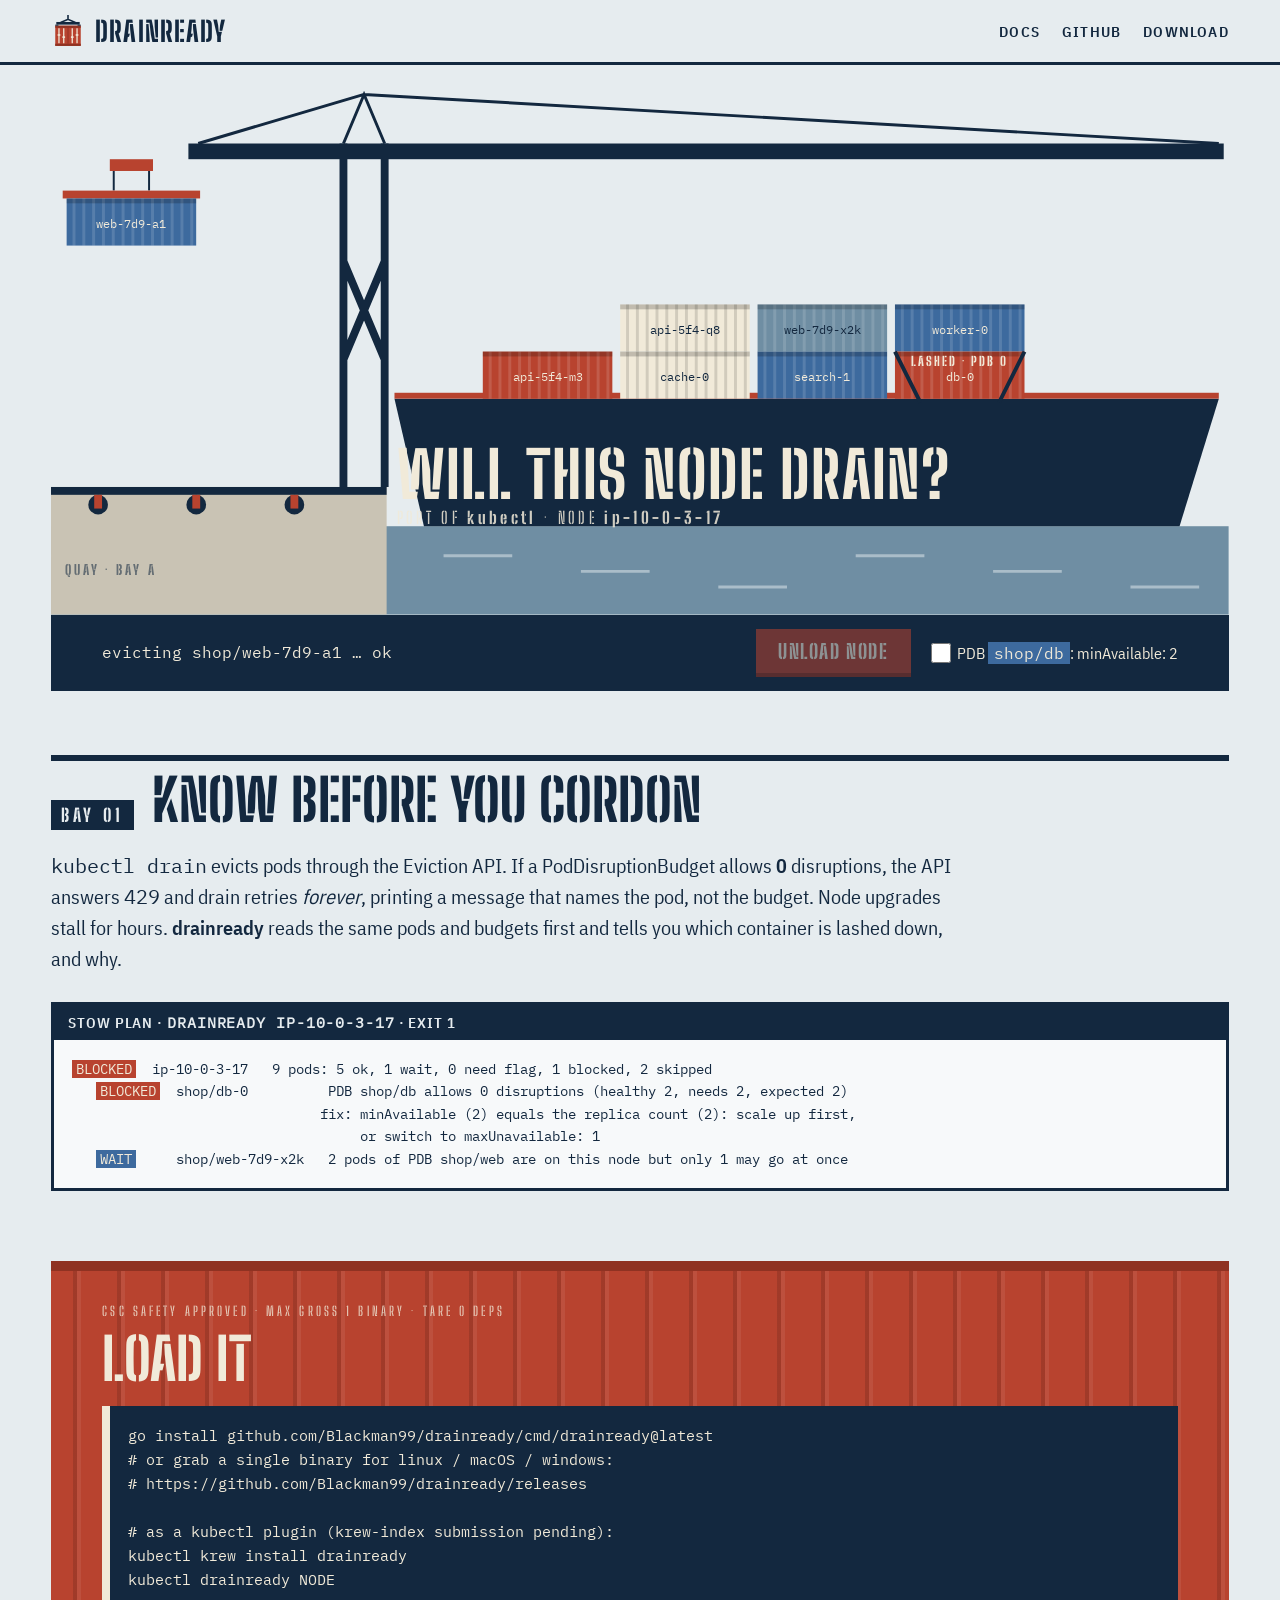
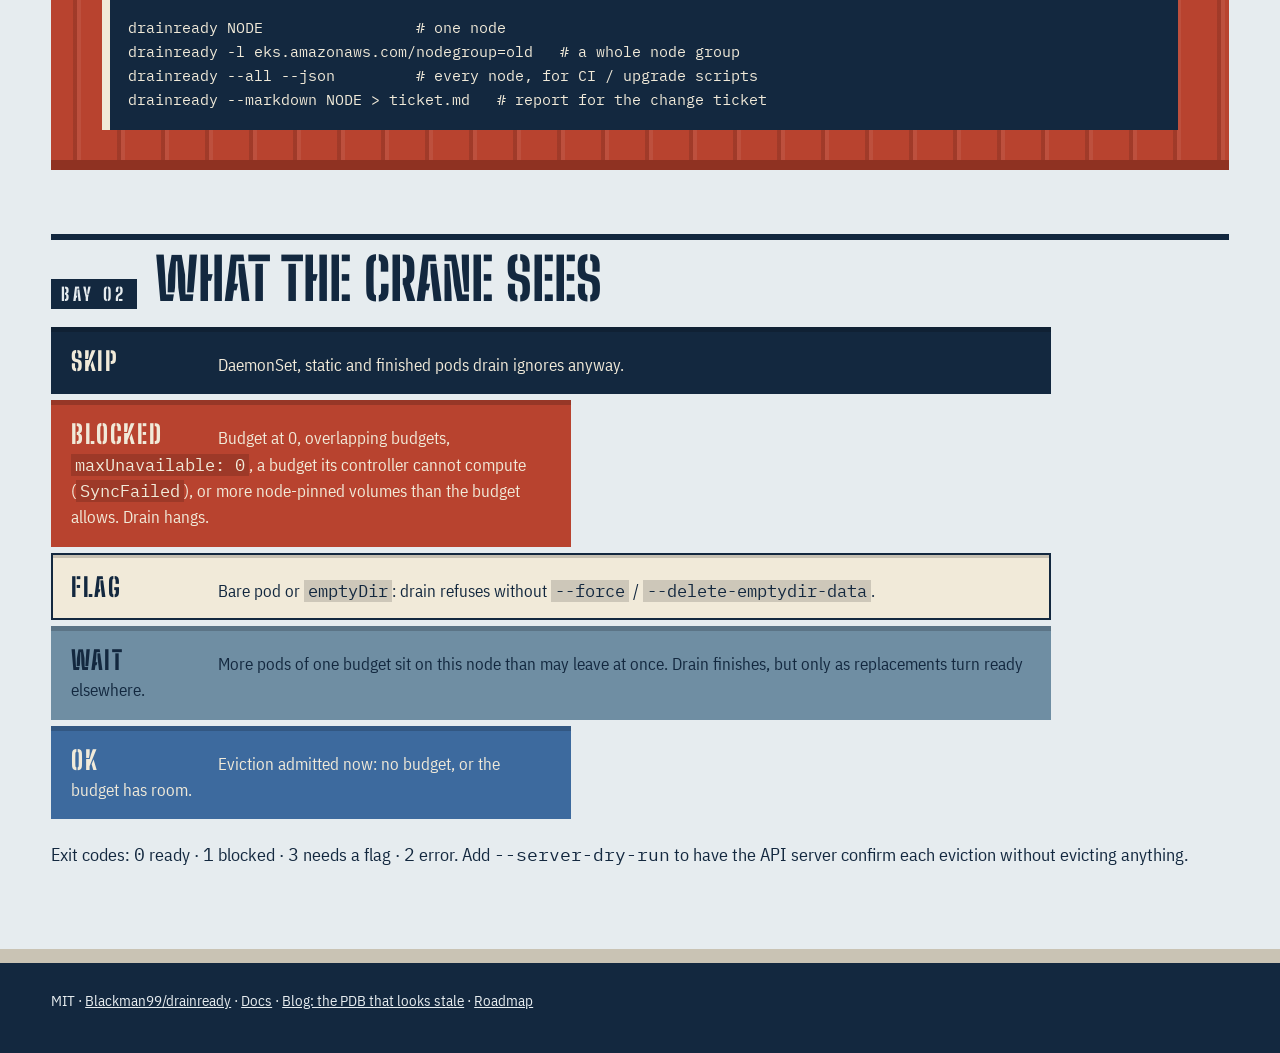
<file: site/index.html>
<!doctype html>
<html lang="en">
<head>
<meta charset="utf-8">
<meta name="viewport" content="width=device-width,initial-scale=1">
<title>drainready — will kubectl drain finish on this node?</title>
<meta name="description" content="drainready tells you, before you cordon anything, whether kubectl drain will finish on a Kubernetes node, and names the PodDisruptionBudget that would stall it.">
<link rel="canonical" href="https://blackman99.github.io/drainready/">
<link rel="icon" href="favicon.svg" type="image/svg+xml">
<link rel="icon" href="logo-512.png" type="image/png" sizes="512x512">
<link rel="apple-touch-icon" href="logo-512.png">
<meta property="og:type" content="website">
<meta property="og:site_name" content="drainready">
<meta property="og:url" content="https://blackman99.github.io/drainready/">
<meta property="og:title" content="drainready — will kubectl drain finish on this node?">
<meta property="og:description" content="Know before you cordon: one command names the PodDisruptionBudget that would make kubectl drain hang forever.">
<meta property="og:image" content="https://blackman99.github.io/drainready/og-image.png">
<meta property="og:image:width" content="1200">
<meta property="og:image:height" content="630">
<meta property="og:image:alt" content="A quay crane unloading containers from a ship; one container is lashed down by a PodDisruptionBudget. Stencil: WILL THIS NODE DRAIN?">
<meta name="twitter:card" content="summary_large_image">
<meta name="twitter:title" content="drainready — will kubectl drain finish on this node?">
<meta name="twitter:description" content="Know before you cordon: one command names the PodDisruptionBudget that would make kubectl drain hang forever.">
<meta name="twitter:image" content="https://blackman99.github.io/drainready/og-image.png">
<link rel="preload" href="fonts/bss800.woff2" as="font" type="font/woff2" crossorigin>
<link rel="stylesheet" href="style.css">
</head>
<body>
<header class="mast">
  <a class="brand" href="./"><img src="logo.svg" alt="" width="34" height="34"> drainready</a>
  <nav><a href="docs/">Docs</a><a href="https://github.com/Blackman99/drainready">GitHub</a><a href="https://github.com/Blackman99/drainready/releases">Download</a></nav>
</header>

<main>
<section class="port" aria-labelledby="h1">
  <svg id="scene" viewBox="0 0 1200 560" role="img" aria-label="A quay crane lifts pod containers off a ship named after the node. One container is lashed down by a PodDisruptionBudget and cannot be lifted."></svg>
  <div class="hull-text">
    <h1 id="h1">Will this node drain?</h1>
    <p class="reg">PORT OF <b>kubectl</b> · NODE <b id="nodename">ip-10-0-3-17</b></p>
  </div>
  <div class="console">
    <p id="status" aria-live="polite">Crane idle.</p>
    <div class="ctl">
      <button id="run" type="button">Unload node</button>
      <label><input id="fix" type="checkbox"> PDB <code>shop/db</code>: <span id="fixlabel">minAvailable: 2</span></label>
    </div>
  </div>
</section>

<section class="manifest" aria-labelledby="m">
  <div class="plate"><span>BAY 01</span><h2 id="m">Know before you cordon</h2></div>
  <p class="lede"><code>kubectl drain</code> evicts pods through the Eviction API. If a PodDisruptionBudget allows <b>0</b> disruptions, the API answers <code>429</code> and drain retries <em>forever</em>, printing a message that names the pod, not the budget. Node upgrades stall for hours. <b>drainready</b> reads the same pods and budgets first and tells you which container is lashed down, and why.</p>
  <figure class="stow">
    <figcaption>Stow plan · <code>drainready ip-10-0-3-17</code> · exit 1</figcaption>
    <pre class="out"><span class="b">BLOCKED</span>  ip-10-0-3-17   9 pods: 5 ok, 1 wait, 0 need flag, 1 blocked, 2 skipped
   <span class="b">BLOCKED</span>  shop/db-0          PDB shop/db allows 0 disruptions (healthy 2, needs 2, expected 2)
                               fix: minAvailable (2) equals the replica count (2): scale up first,
                                    or switch to maxUnavailable: 1
   <span class="w">WAIT</span>     shop/web-7d9-x2k   2 pods of PDB shop/web are on this node but only 1 may go at once</pre>
  </figure>
</section>

<section class="install" aria-labelledby="i">
  <div class="box40">
    <div class="csc">CSC SAFETY APPROVED · MAX GROSS 1 BINARY · TARE 0 DEPS</div>
    <h2 id="i">Load it</h2>
    <pre><code>go install github.com/Blackman99/drainready/cmd/drainready@latest
# or grab a single binary for linux / macOS / windows:
# https://github.com/Blackman99/drainready/releases

# as a kubectl plugin (krew-index submission pending):
kubectl krew install drainready
kubectl drainready NODE

drainready NODE                 # one node
drainready -l eks.amazonaws.com/nodegroup=old   # a whole node group
drainready --all --json         # every node, for CI / upgrade scripts
drainready --markdown NODE &gt; ticket.md   # report for the change ticket</code></pre>
  </div>
</section>

<section class="verdicts" aria-labelledby="v">
  <div class="plate"><span>BAY 02</span><h2 id="v">What the crane sees</h2></div>
  <ol class="stack">
    <li class="c20 ok"><b>OK</b> Eviction admitted now: no budget, or the budget has room.</li>
    <li class="c40 wait"><b>WAIT</b> More pods of one budget sit on this node than may leave at once. Drain finishes, but only as replacements turn ready elsewhere.</li>
    <li class="c40 flag"><b>FLAG</b> Bare pod or <code>emptyDir</code>: drain refuses without <code>--force</code> / <code>--delete-emptydir-data</code>.</li>
    <li class="c20 blk"><b>BLOCKED</b> Budget at 0, overlapping budgets, <code>maxUnavailable: 0</code>, a budget its controller cannot compute (<code>SyncFailed</code>), or more node-pinned volumes than the budget allows. Drain hangs.</li>
    <li class="c40 skip"><b>SKIP</b> DaemonSet, static and finished pods drain ignores anyway.</li>
  </ol>
  <p class="note">Exit codes: <code>0</code> ready · <code>1</code> blocked · <code>3</code> needs a flag · <code>2</code> error. Add <code>--server-dry-run</code> to have the API server confirm each eviction without evicting anything.</p>
</section>
</main>

<footer class="quay">
  <span>MIT · <a href="https://github.com/Blackman99/drainready">Blackman99/drainready</a> · <a href="docs/">Docs</a> · <a href="blog/syncfailed-pdb/">Blog: the PDB that looks stale</a> · <a href="https://github.com/Blackman99/drainready/blob/main/ROADMAP.md">Roadmap</a></span>
</footer>
<script src="app.js" defer></script>
</body>
</html>
</file>
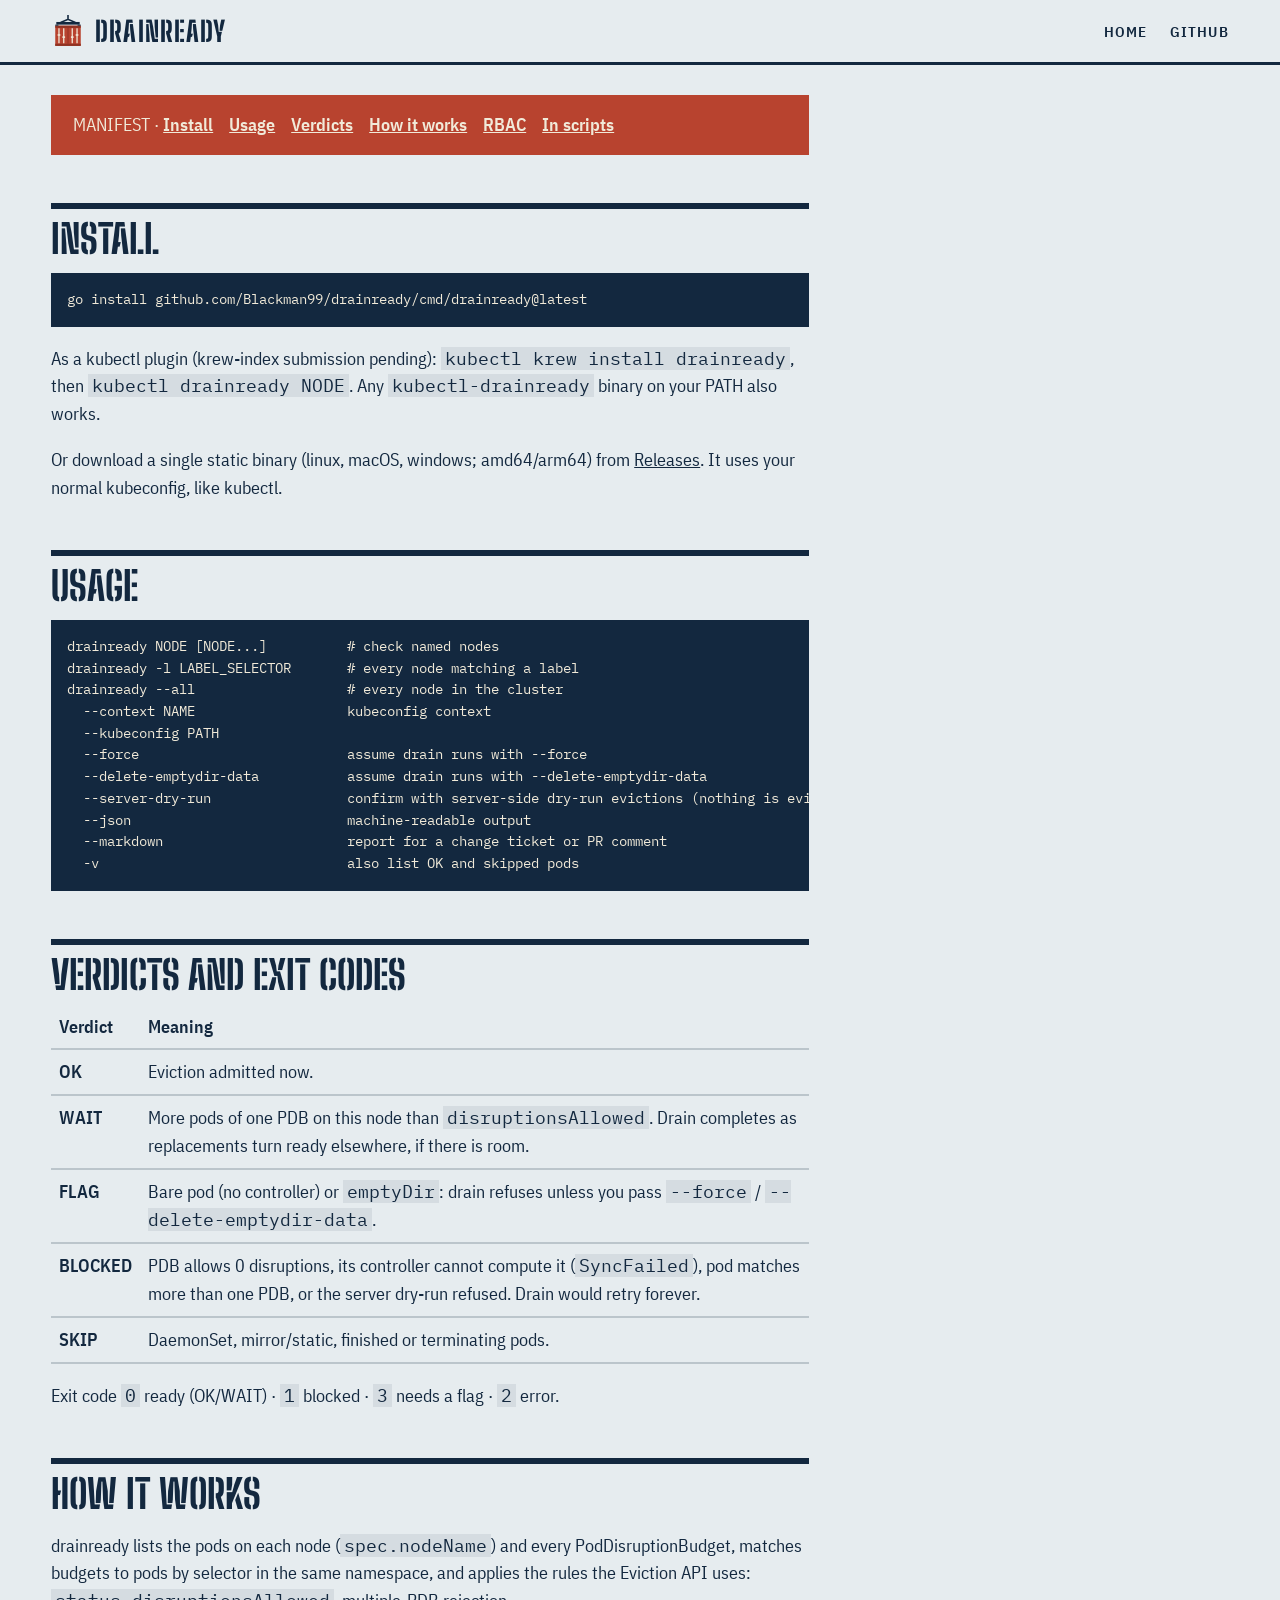
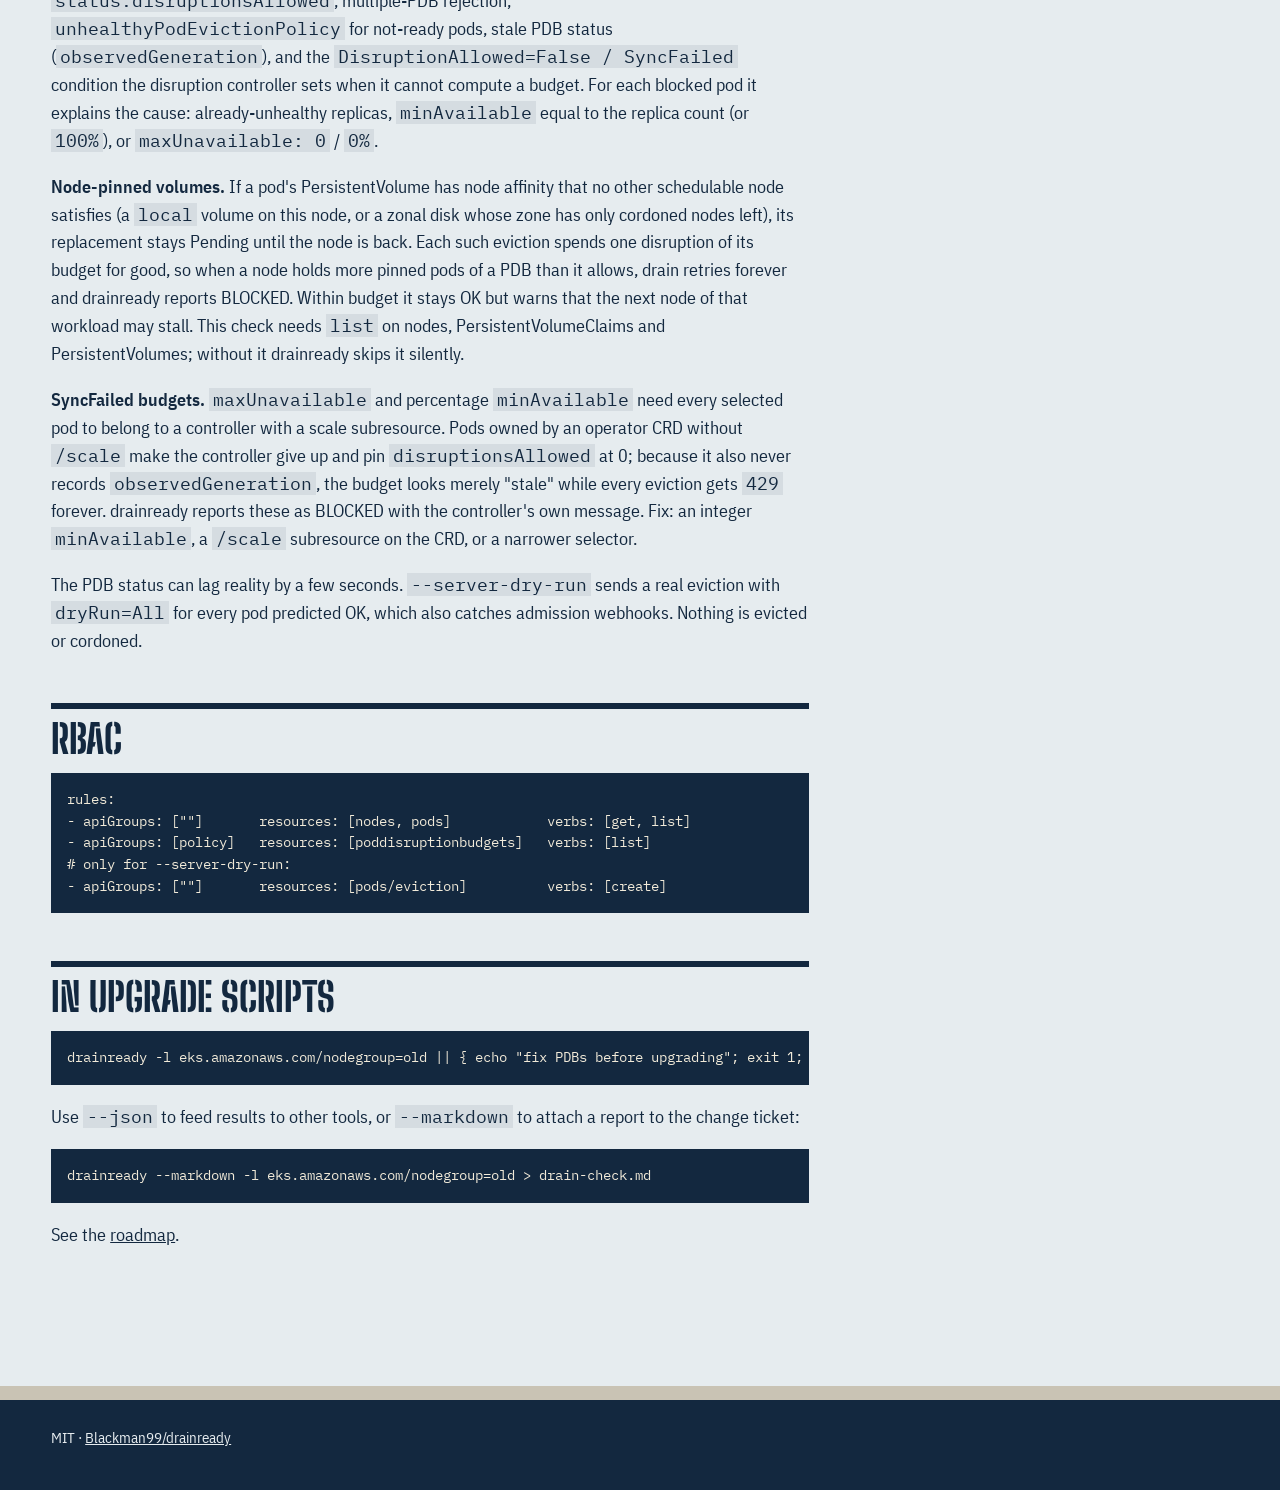
<file: site/docs/index.html>
<!doctype html>
<html lang="en">
<head>
<meta charset="utf-8">
<meta name="viewport" content="width=device-width,initial-scale=1">
<title>drainready docs — manifest</title>
<meta name="description" content="Full documentation for drainready: install, usage, verdicts, exit codes, how the prediction works, and RBAC.">
<link rel="canonical" href="https://blackman99.github.io/drainready/docs/">
<link rel="icon" href="../favicon.svg" type="image/svg+xml">
<link rel="icon" href="../logo-512.png" type="image/png" sizes="512x512">
<meta property="og:type" content="article">
<meta property="og:site_name" content="drainready">
<meta property="og:url" content="https://blackman99.github.io/drainready/docs/">
<meta property="og:title" content="drainready docs — will kubectl drain finish on this node?">
<meta property="og:description" content="Install, usage, verdicts, exit codes, RBAC and how drainready predicts a stuck kubectl drain.">
<meta property="og:image" content="https://blackman99.github.io/drainready/og-image.png">
<meta property="og:image:width" content="1200">
<meta property="og:image:height" content="630">
<meta property="og:image:alt" content="A quay crane unloading pod containers; one is lashed down by a PodDisruptionBudget.">
<meta name="twitter:card" content="summary_large_image">
<meta name="twitter:title" content="drainready docs">
<meta name="twitter:description" content="Install, usage, verdicts, exit codes, RBAC and how drainready predicts a stuck kubectl drain.">
<meta name="twitter:image" content="https://blackman99.github.io/drainready/og-image.png">
<link rel="stylesheet" href="../style.css">
<style>
.doc{max-width:860px;padding:0 4vw 40px}
.doc h2{font-size:clamp(26px,3.4vw,40px);margin:48px 0 10px;border-top:6px solid var(--navy);padding-top:10px}
.doc pre{background:var(--navy);color:var(--bone);padding:16px;overflow-x:auto;font-size:14px}
.doc table{border-collapse:collapse;width:100%}.doc td,.doc th{border-bottom:2px solid #13283f33;padding:8px;text-align:left;vertical-align:top}
.doc :not(pre)>code{background:#13283f14;padding:0 4px}
.toc{background:var(--rust);color:var(--bone);padding:16px 22px;margin-top:30px}.toc a{margin-right:16px;font-weight:600}
</style>
</head>
<body>
<header class="mast"><a class="brand" href="../"><img src="../logo.svg" alt="" width="34" height="34"> drainready</a><nav><a href="../">Home</a><a href="https://github.com/Blackman99/drainready">GitHub</a></nav></header>
<main class="doc">
<div class="toc">MANIFEST · <a href="#install">Install</a><a href="#usage">Usage</a><a href="#verdicts">Verdicts</a><a href="#how">How it works</a><a href="#rbac">RBAC</a><a href="#ci">In scripts</a></div>
<h2 id="install">Install</h2>
<pre>go install github.com/Blackman99/drainready/cmd/drainready@latest</pre>
<p>As a kubectl plugin (krew-index submission pending): <code>kubectl krew install drainready</code>, then <code>kubectl drainready NODE</code>. Any <code>kubectl-drainready</code> binary on your PATH also works.</p>
<p>Or download a single static binary (linux, macOS, windows; amd64/arm64) from <a href="https://github.com/Blackman99/drainready/releases">Releases</a>. It uses your normal kubeconfig, like kubectl.</p>
<h2 id="usage">Usage</h2>
<pre>drainready NODE [NODE...]          # check named nodes
drainready -l LABEL_SELECTOR       # every node matching a label
drainready --all                   # every node in the cluster
  --context NAME                   kubeconfig context
  --kubeconfig PATH
  --force                          assume drain runs with --force
  --delete-emptydir-data           assume drain runs with --delete-emptydir-data
  --server-dry-run                 confirm with server-side dry-run evictions (nothing is evicted)
  --json                           machine-readable output
  --markdown                       report for a change ticket or PR comment
  -v                               also list OK and skipped pods</pre>
<h2 id="verdicts">Verdicts and exit codes</h2>
<table>
<tr><th>Verdict</th><th>Meaning</th></tr>
<tr><td><b>OK</b></td><td>Eviction admitted now.</td></tr>
<tr><td><b>WAIT</b></td><td>More pods of one PDB on this node than <code>disruptionsAllowed</code>. Drain completes as replacements turn ready elsewhere, if there is room.</td></tr>
<tr><td><b>FLAG</b></td><td>Bare pod (no controller) or <code>emptyDir</code>: drain refuses unless you pass <code>--force</code> / <code>--delete-emptydir-data</code>.</td></tr>
<tr><td><b>BLOCKED</b></td><td>PDB allows 0 disruptions, its controller cannot compute it (<code>SyncFailed</code>), pod matches more than one PDB, or the server dry-run refused. Drain would retry forever.</td></tr>
<tr><td><b>SKIP</b></td><td>DaemonSet, mirror/static, finished or terminating pods.</td></tr>
</table>
<p>Exit code <code>0</code> ready (OK/WAIT) · <code>1</code> blocked · <code>3</code> needs a flag · <code>2</code> error.</p>
<h2 id="how">How it works</h2>
<p>drainready lists the pods on each node (<code>spec.nodeName</code>) and every PodDisruptionBudget, matches budgets to pods by selector in the same namespace, and applies the rules the Eviction API uses: <code>status.disruptionsAllowed</code>, multiple-PDB rejection, <code>unhealthyPodEvictionPolicy</code> for not-ready pods, stale PDB status (<code>observedGeneration</code>), and the <code>DisruptionAllowed=False / SyncFailed</code> condition the disruption controller sets when it cannot compute a budget. For each blocked pod it explains the cause: already-unhealthy replicas, <code>minAvailable</code> equal to the replica count (or <code>100%</code>), or <code>maxUnavailable: 0</code> / <code>0%</code>.</p>
<p><b>Node-pinned volumes.</b> If a pod's PersistentVolume has node affinity that no other schedulable node satisfies (a <code>local</code> volume on this node, or a zonal disk whose zone has only cordoned nodes left), its replacement stays Pending until the node is back. Each such eviction spends one disruption of its budget for good, so when a node holds more pinned pods of a PDB than it allows, drain retries forever and drainready reports BLOCKED. Within budget it stays OK but warns that the next node of that workload may stall. This check needs <code>list</code> on nodes, PersistentVolumeClaims and PersistentVolumes; without it drainready skips it silently.</p>
<p><b>SyncFailed budgets.</b> <code>maxUnavailable</code> and percentage <code>minAvailable</code> need every selected pod to belong to a controller with a scale subresource. Pods owned by an operator CRD without <code>/scale</code> make the controller give up and pin <code>disruptionsAllowed</code> at 0; because it also never records <code>observedGeneration</code>, the budget looks merely "stale" while every eviction gets <code>429</code> forever. drainready reports these as BLOCKED with the controller's own message. Fix: an integer <code>minAvailable</code>, a <code>/scale</code> subresource on the CRD, or a narrower selector.</p>
<p>The PDB status can lag reality by a few seconds. <code>--server-dry-run</code> sends a real eviction with <code>dryRun=All</code> for every pod predicted OK, which also catches admission webhooks. Nothing is evicted or cordoned.</p>
<h2 id="rbac">RBAC</h2>
<pre>rules:
- apiGroups: [""]       resources: [nodes, pods]            verbs: [get, list]
- apiGroups: [policy]   resources: [poddisruptionbudgets]   verbs: [list]
# only for --server-dry-run:
- apiGroups: [""]       resources: [pods/eviction]          verbs: [create]</pre>
<h2 id="ci">In upgrade scripts</h2>
<pre>drainready -l eks.amazonaws.com/nodegroup=old || { echo "fix PDBs before upgrading"; exit 1; }</pre>
<p>Use <code>--json</code> to feed results to other tools, or <code>--markdown</code> to attach a report to the change ticket:</p>
<pre>drainready --markdown -l eks.amazonaws.com/nodegroup=old &gt; drain-check.md</pre>
<p> See the <a href="https://github.com/Blackman99/drainready/blob/main/ROADMAP.md">roadmap</a>.</p>
</main>
<footer class="quay"><span>MIT · <a href="https://github.com/Blackman99/drainready">Blackman99/drainready</a></span></footer>
</body></html>
</file>
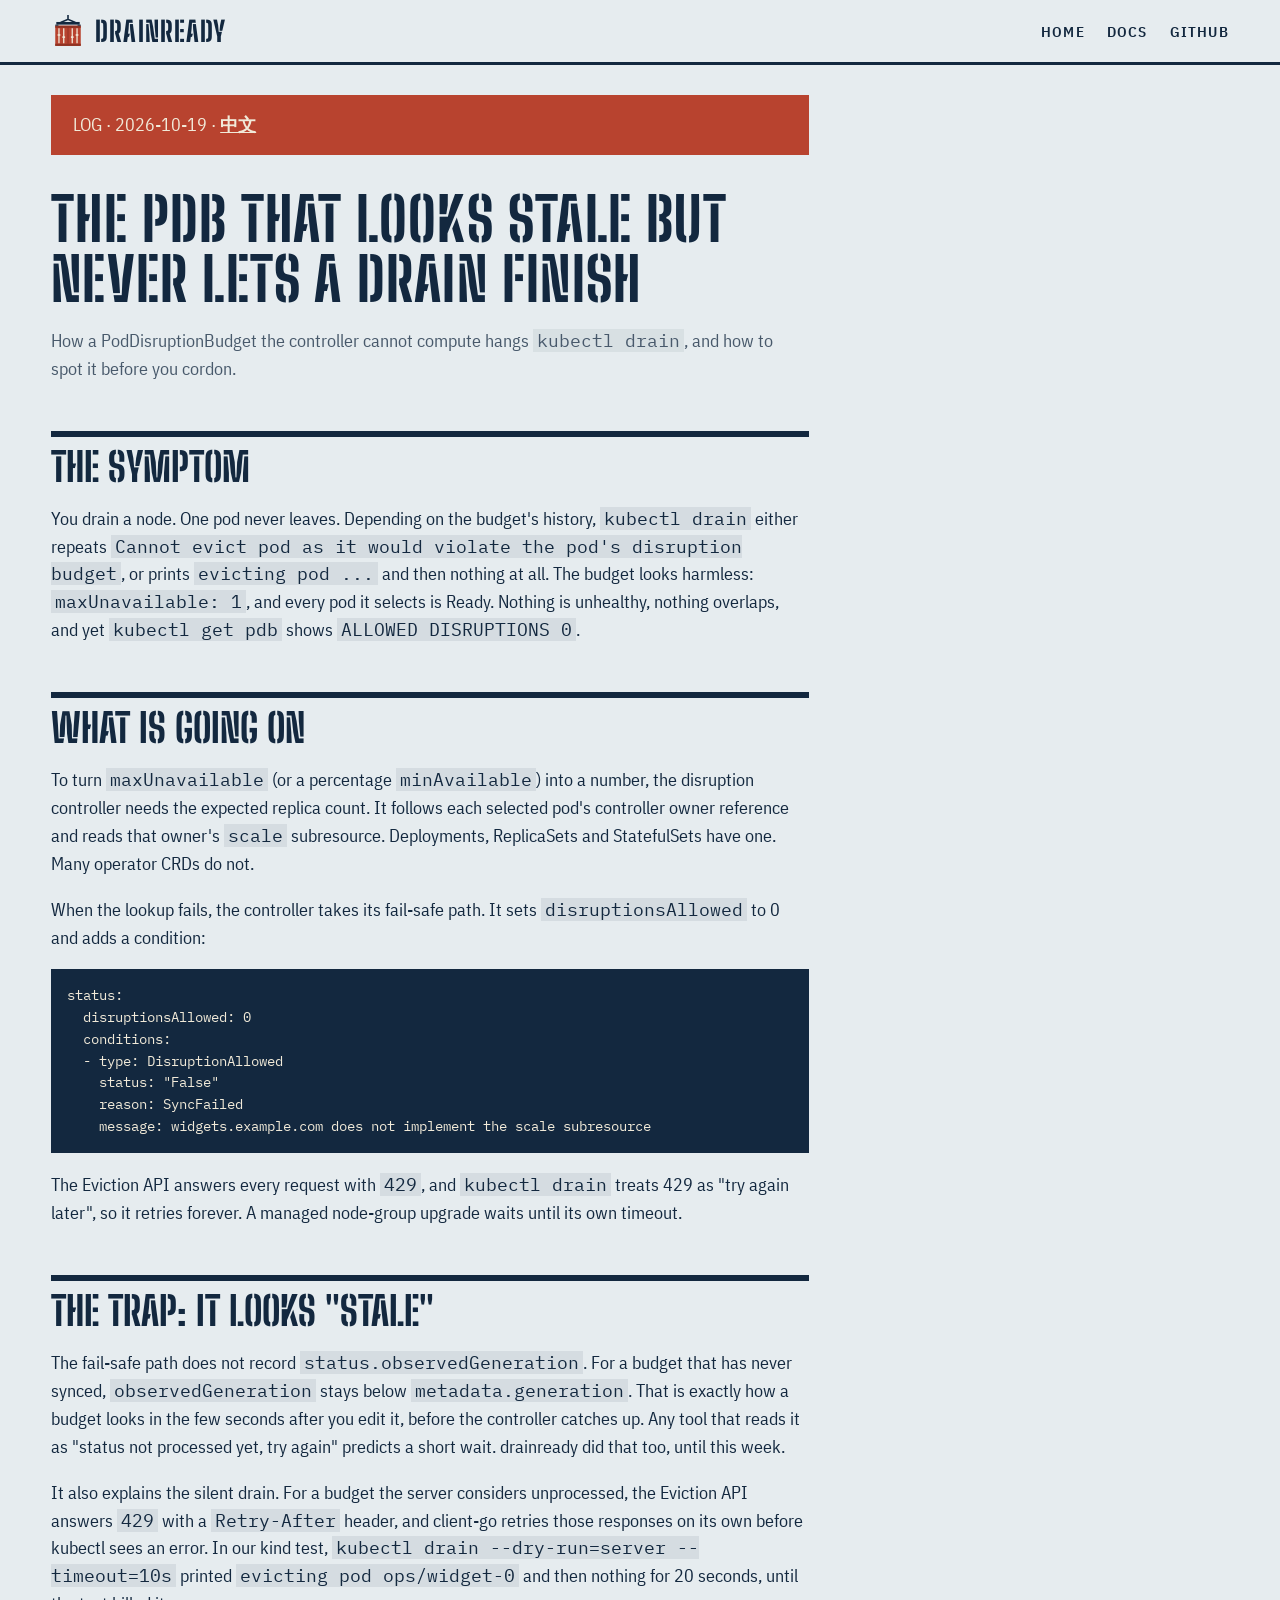
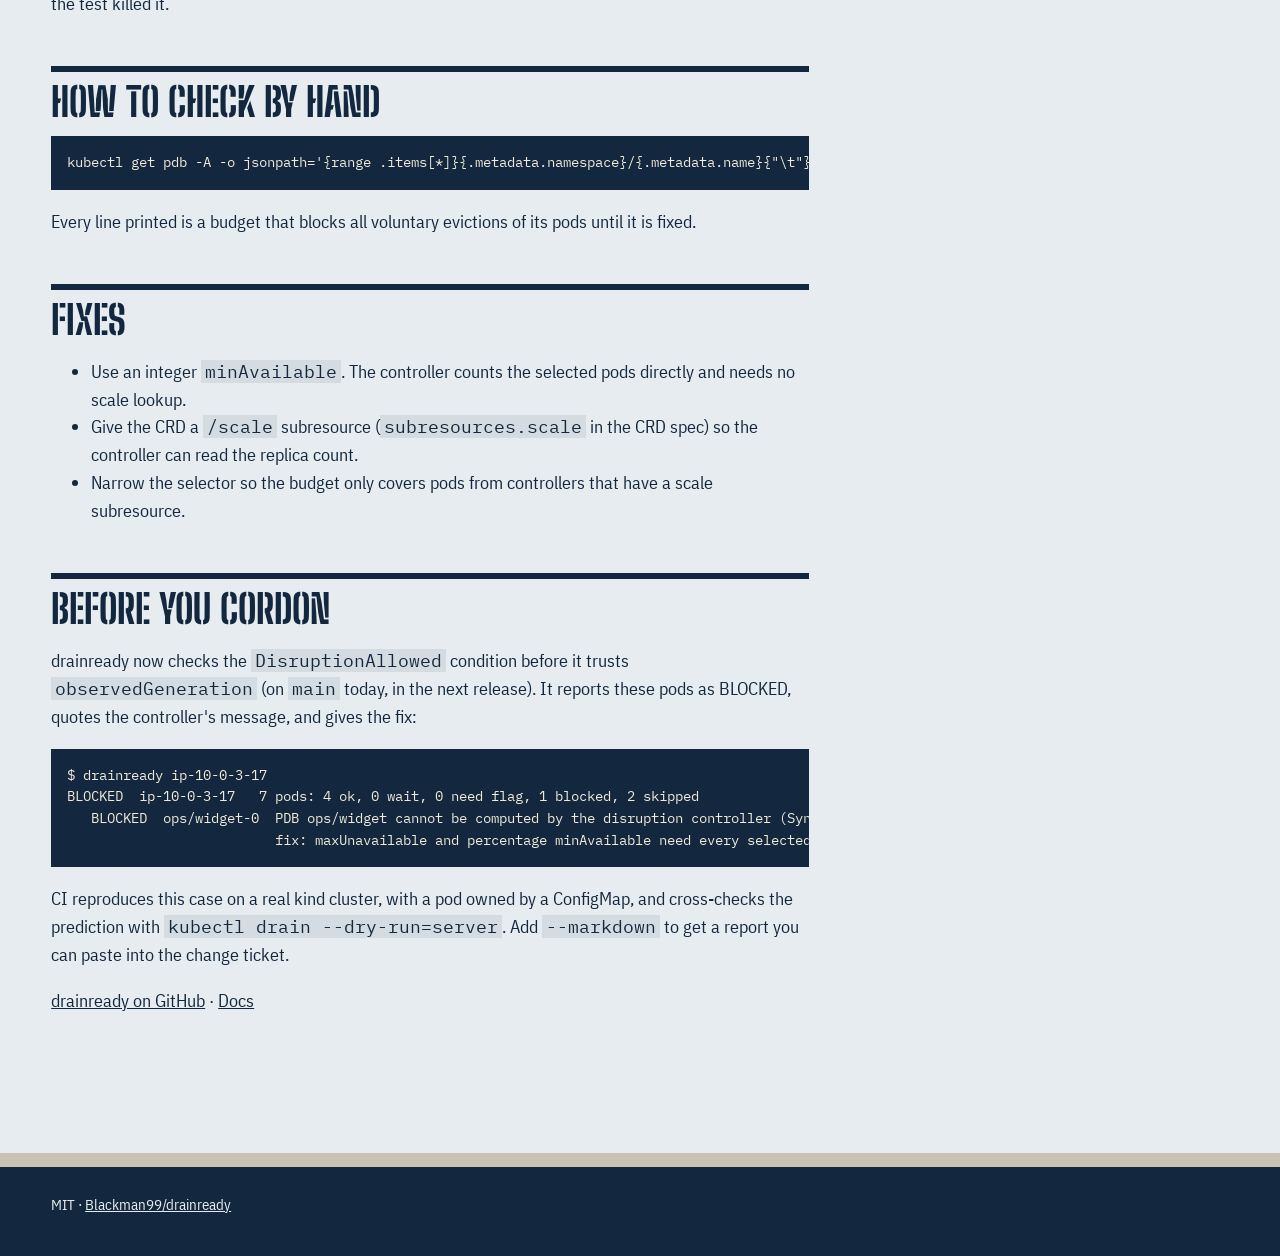
<file: site/blog/syncfailed-pdb/index.html>
<!doctype html>
<html lang="en">
<head>
<meta charset="utf-8">
<meta name="viewport" content="width=device-width,initial-scale=1">
<title>The PDB that looks stale but never lets kubectl drain finish</title>
<meta name="description" content="A PodDisruptionBudget the disruption controller cannot compute (SyncFailed) pins disruptionsAllowed at 0 and looks merely stale. How to spot and fix it before you drain.">
<link rel="canonical" href="https://blackman99.github.io/drainready/blog/syncfailed-pdb/">
<link rel="alternate" hreflang="zh" href="https://blackman99.github.io/drainready/blog/syncfailed-pdb/zh.html">
<link rel="icon" href="../../favicon.svg" type="image/svg+xml">
<meta property="og:type" content="article">
<meta property="og:site_name" content="drainready">
<meta property="og:url" content="https://blackman99.github.io/drainready/blog/syncfailed-pdb/">
<meta property="og:title" content="The PDB that looks stale but never lets kubectl drain finish">
<meta property="og:description" content="A PodDisruptionBudget the disruption controller cannot compute (SyncFailed) pins disruptionsAllowed at 0 and looks merely stale. How to spot and fix it before you drain.">
<meta property="og:image" content="https://blackman99.github.io/drainready/og-image.png">
<meta property="og:image:width" content="1200">
<meta property="og:image:height" content="630">
<meta property="og:image:alt" content="A quay crane unloading pod containers; one is lashed down by a PodDisruptionBudget.">
<meta name="twitter:card" content="summary_large_image">
<meta name="twitter:title" content="The PDB that looks stale but never lets kubectl drain finish">
<meta name="twitter:description" content="A PodDisruptionBudget the disruption controller cannot compute (SyncFailed) pins disruptionsAllowed at 0 and looks merely stale. How to spot and fix it before you drain.">
<meta name="twitter:image" content="https://blackman99.github.io/drainready/og-image.png">
<link rel="stylesheet" href="../../style.css">
<style>
.doc{max-width:860px;padding:0 4vw 40px}
.doc h2{font-size:clamp(26px,3.4vw,40px);margin:48px 0 10px;border-top:6px solid var(--navy);padding-top:10px}
.doc pre{background:var(--navy);color:var(--bone);padding:16px;overflow-x:auto;font-size:14px}
.doc table{border-collapse:collapse;width:100%}.doc td,.doc th{border-bottom:2px solid #13283f33;padding:8px;text-align:left;vertical-align:top}
.doc :not(pre)>code{background:#13283f14;padding:0 4px}
.toc{background:var(--rust);color:var(--bone);padding:16px 22px;margin-top:30px}.toc a{margin-right:16px;font-weight:600}
.doc h1{font-size:clamp(34px,5vw,60px);margin:34px 0 6px;line-height:1}.byline{color:var(--navy);opacity:.75}</style>
</head>
<body>
<header class="mast"><a class="brand" href="../../"><img src="../../logo.svg" alt="" width="34" height="34"> drainready</a><nav><a href="../../">Home</a><a href="../../docs/">Docs</a><a href="https://github.com/Blackman99/drainready">GitHub</a></nav></header>
<main class="doc">
<div class="toc">LOG · 2026-10-19 · <a href="zh.html">中文</a></div>
<h1>The PDB that looks stale but never lets a drain finish</h1>
<p class="byline">How a PodDisruptionBudget the controller cannot compute hangs <code>kubectl drain</code>, and how to spot it before you cordon.</p>
<h2>The symptom</h2>
<p>You drain a node. One pod never leaves. Depending on the budget's history, <code>kubectl drain</code> either repeats <code>Cannot evict pod as it would violate the pod's disruption budget</code>, or prints <code>evicting pod ...</code> and then nothing at all. The budget looks harmless: <code>maxUnavailable: 1</code>, and every pod it selects is Ready. Nothing is unhealthy, nothing overlaps, and yet <code>kubectl get pdb</code> shows <code>ALLOWED DISRUPTIONS 0</code>.</p>
<h2>What is going on</h2>
<p>To turn <code>maxUnavailable</code> (or a percentage <code>minAvailable</code>) into a number, the disruption controller needs the expected replica count. It follows each selected pod's controller owner reference and reads that owner's <code>scale</code> subresource. Deployments, ReplicaSets and StatefulSets have one. Many operator CRDs do not.</p>
<p>When the lookup fails, the controller takes its fail-safe path. It sets <code>disruptionsAllowed</code> to 0 and adds a condition:</p>
<pre>status:
  disruptionsAllowed: 0
  conditions:
  - type: DisruptionAllowed
    status: "False"
    reason: SyncFailed
    message: widgets.example.com does not implement the scale subresource</pre>
<p>The Eviction API answers every request with <code>429</code>, and <code>kubectl drain</code> treats 429 as "try again later", so it retries forever. A managed node-group upgrade waits until its own timeout.</p>
<h2>The trap: it looks "stale"</h2>
<p>The fail-safe path does not record <code>status.observedGeneration</code>. For a budget that has never synced, <code>observedGeneration</code> stays below <code>metadata.generation</code>. That is exactly how a budget looks in the few seconds after you edit it, before the controller catches up. Any tool that reads it as "status not processed yet, try again" predicts a short wait. drainready did that too, until this week.</p>
<p>It also explains the silent drain. For a budget the server considers unprocessed, the Eviction API answers <code>429</code> with a <code>Retry-After</code> header, and client-go retries those responses on its own before kubectl sees an error. In our kind test, <code>kubectl drain --dry-run=server --timeout=10s</code> printed <code>evicting pod ops/widget-0</code> and then nothing for 20 seconds, until the test killed it.</p>
<h2>How to check by hand</h2>
<pre>kubectl get pdb -A -o jsonpath='{range .items[*]}{.metadata.namespace}/{.metadata.name}{"\t"}{.status.conditions[?(@.reason=="SyncFailed")].message}{"\n"}{end}' | awk -F'\t' '$2!=""'</pre>
<p>Every line printed is a budget that blocks all voluntary evictions of its pods until it is fixed.</p>
<h2>Fixes</h2>
<ul>
<li>Use an integer <code>minAvailable</code>. The controller counts the selected pods directly and needs no scale lookup.</li>
<li>Give the CRD a <code>/scale</code> subresource (<code>subresources.scale</code> in the CRD spec) so the controller can read the replica count.</li>
<li>Narrow the selector so the budget only covers pods from controllers that have a scale subresource.</li>
</ul>
<h2>Before you cordon</h2>
<p>drainready now checks the <code>DisruptionAllowed</code> condition before it trusts <code>observedGeneration</code> (on <code>main</code> today, in the next release). It reports these pods as BLOCKED, quotes the controller's message, and gives the fix:</p>
<pre>$ drainready ip-10-0-3-17
BLOCKED  ip-10-0-3-17   7 pods: 4 ok, 0 wait, 0 need flag, 1 blocked, 2 skipped
   BLOCKED  ops/widget-0  PDB ops/widget cannot be computed by the disruption controller (SyncFailed: ...), so it allows 0 disruptions
                          fix: maxUnavailable and percentage minAvailable need every selected pod to belong to a controller with a scale subresource ...</pre>
<p>CI reproduces this case on a real kind cluster, with a pod owned by a ConfigMap, and cross-checks the prediction with <code>kubectl drain --dry-run=server</code>. Add <code>--markdown</code> to get a report you can paste into the change ticket.</p>
<p><a href="https://github.com/Blackman99/drainready">drainready on GitHub</a> · <a href="../../docs/">Docs</a></p>
</main>
<footer class="quay"><span>MIT · <a href="https://github.com/Blackman99/drainready">Blackman99/drainready</a></span></footer>
</body></html>
</file>
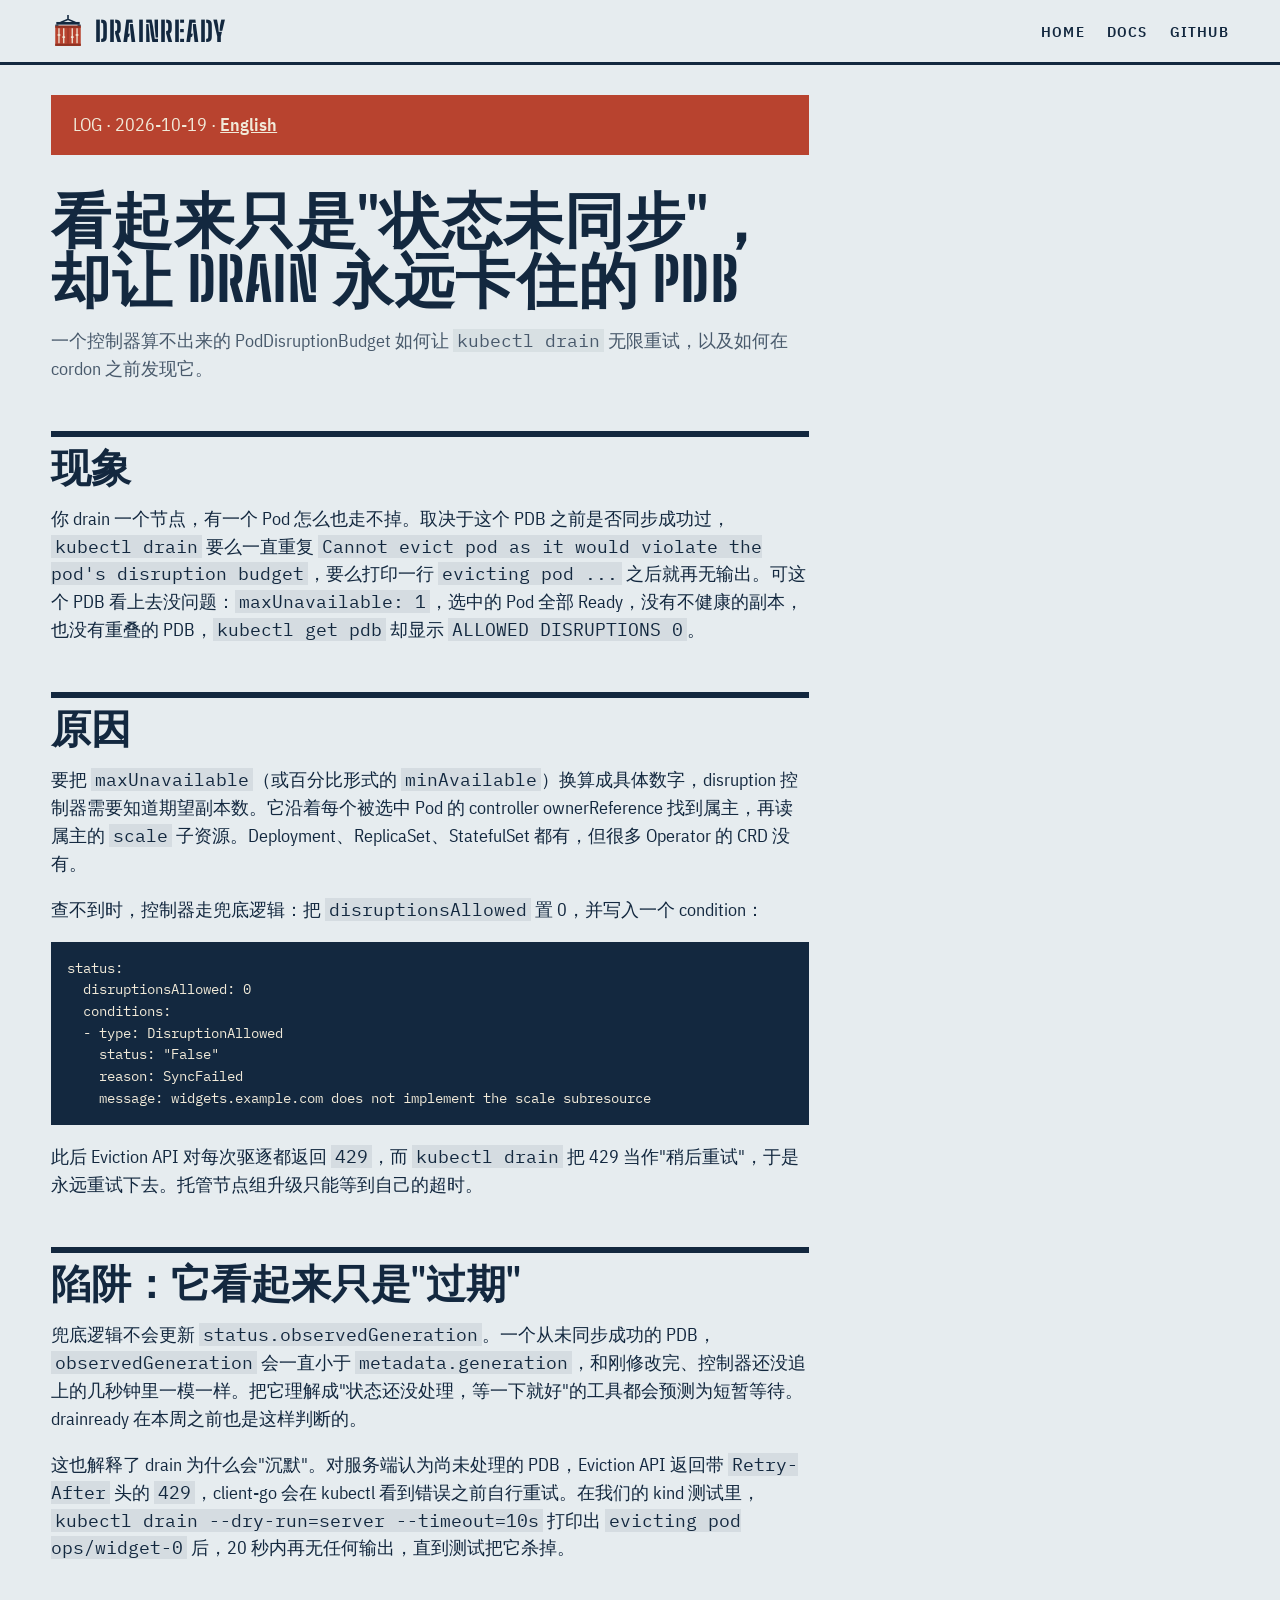
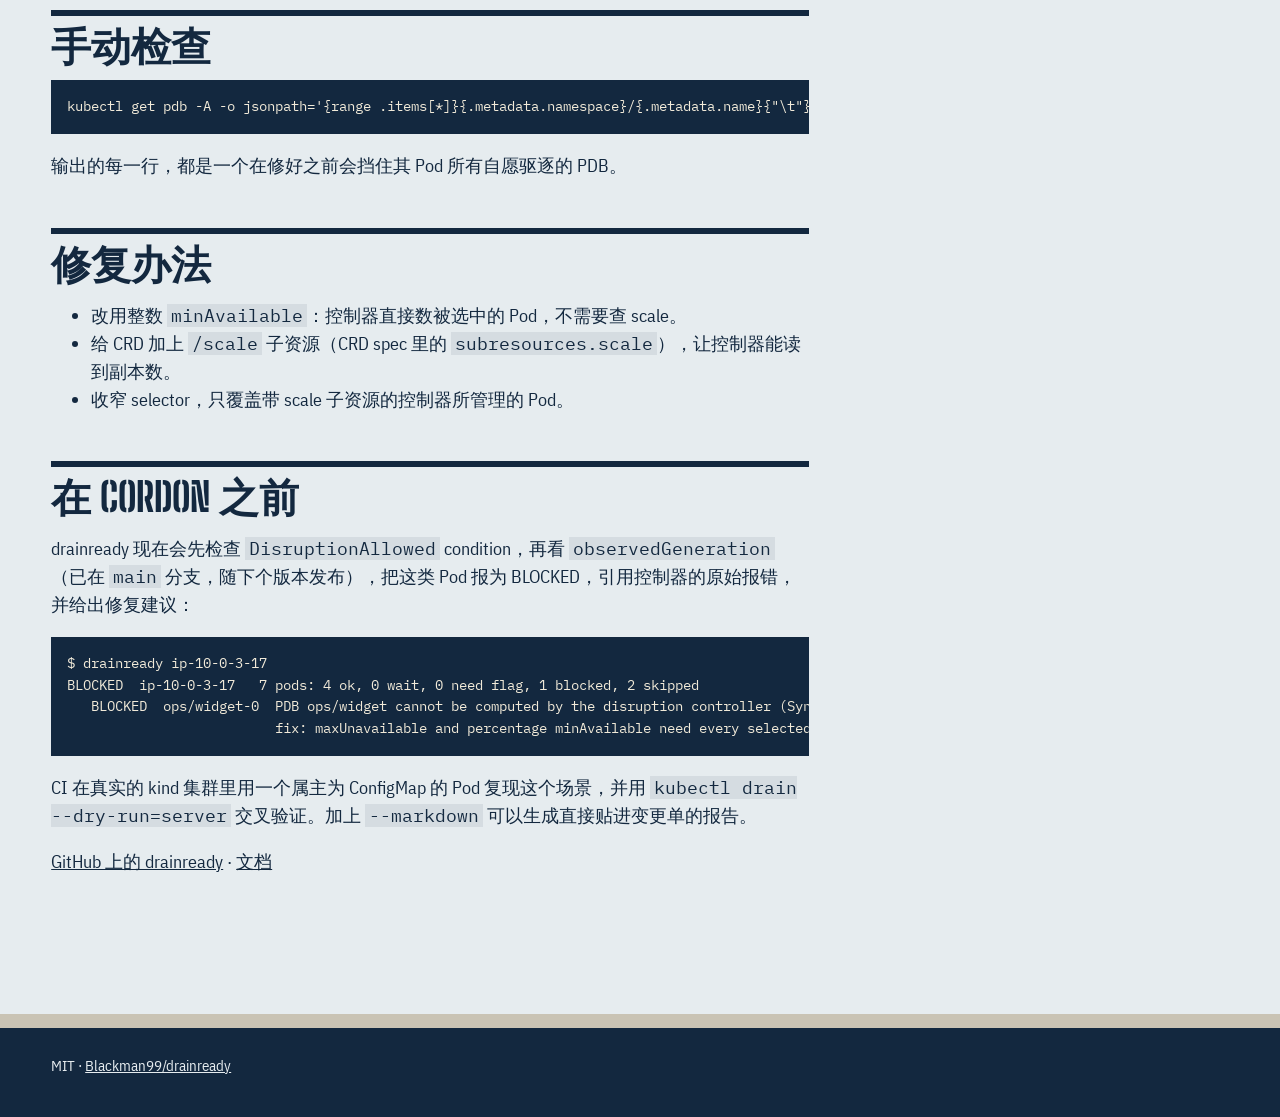
<file: site/blog/syncfailed-pdb/zh.html>
<!doctype html>
<html lang="zh-CN">
<head>
<meta charset="utf-8">
<meta name="viewport" content="width=device-width,initial-scale=1">
<title>看起来只是状态未同步，却让 kubectl drain 永远卡住的 PDB</title>
<meta name="description" content="控制器算不出来的 PodDisruptionBudget（SyncFailed）会把 disruptionsAllowed 固定为 0，看上去却像状态过期。如何在 drain 之前发现并修复。">
<link rel="canonical" href="https://blackman99.github.io/drainready/blog/syncfailed-pdb/zh.html">
<link rel="alternate" hreflang="en" href="https://blackman99.github.io/drainready/blog/syncfailed-pdb/">
<link rel="icon" href="../../favicon.svg" type="image/svg+xml">
<meta property="og:type" content="article">
<meta property="og:site_name" content="drainready">
<meta property="og:url" content="https://blackman99.github.io/drainready/blog/syncfailed-pdb/zh.html">
<meta property="og:title" content="看起来只是状态未同步，却让 kubectl drain 永远卡住的 PDB">
<meta property="og:description" content="控制器算不出来的 PodDisruptionBudget（SyncFailed）会把 disruptionsAllowed 固定为 0，看上去却像状态过期。如何在 drain 之前发现并修复。">
<meta property="og:image" content="https://blackman99.github.io/drainready/og-image.png">
<meta property="og:image:width" content="1200">
<meta property="og:image:height" content="630">
<meta property="og:image:alt" content="A quay crane unloading pod containers; one is lashed down by a PodDisruptionBudget.">
<meta name="twitter:card" content="summary_large_image">
<meta name="twitter:title" content="看起来只是状态未同步，却让 kubectl drain 永远卡住的 PDB">
<meta name="twitter:description" content="控制器算不出来的 PodDisruptionBudget（SyncFailed）会把 disruptionsAllowed 固定为 0，看上去却像状态过期。如何在 drain 之前发现并修复。">
<meta name="twitter:image" content="https://blackman99.github.io/drainready/og-image.png">
<link rel="stylesheet" href="../../style.css">
<style>
.doc{max-width:860px;padding:0 4vw 40px}
.doc h2{font-size:clamp(26px,3.4vw,40px);margin:48px 0 10px;border-top:6px solid var(--navy);padding-top:10px}
.doc pre{background:var(--navy);color:var(--bone);padding:16px;overflow-x:auto;font-size:14px}
.doc table{border-collapse:collapse;width:100%}.doc td,.doc th{border-bottom:2px solid #13283f33;padding:8px;text-align:left;vertical-align:top}
.doc :not(pre)>code{background:#13283f14;padding:0 4px}
.toc{background:var(--rust);color:var(--bone);padding:16px 22px;margin-top:30px}.toc a{margin-right:16px;font-weight:600}
.doc h1{font-size:clamp(34px,5vw,60px);margin:34px 0 6px;line-height:1}.byline{color:var(--navy);opacity:.75}</style>
</head>
<body>
<header class="mast"><a class="brand" href="../../"><img src="../../logo.svg" alt="" width="34" height="34"> drainready</a><nav><a href="../../">Home</a><a href="../../docs/">Docs</a><a href="https://github.com/Blackman99/drainready">GitHub</a></nav></header>
<main class="doc">
<div class="toc">LOG · 2026-10-19 · <a href="./">English</a></div>
<h1>看起来只是"状态未同步"，却让 drain 永远卡住的 PDB</h1>
<p class="byline">一个控制器算不出来的 PodDisruptionBudget 如何让 <code>kubectl drain</code> 无限重试，以及如何在 cordon 之前发现它。</p>
<h2>现象</h2>
<p>你 drain 一个节点，有一个 Pod 怎么也走不掉。取决于这个 PDB 之前是否同步成功过，<code>kubectl drain</code> 要么一直重复 <code>Cannot evict pod as it would violate the pod's disruption budget</code>，要么打印一行 <code>evicting pod ...</code> 之后就再无输出。可这个 PDB 看上去没问题：<code>maxUnavailable: 1</code>，选中的 Pod 全部 Ready，没有不健康的副本，也没有重叠的 PDB，<code>kubectl get pdb</code> 却显示 <code>ALLOWED DISRUPTIONS 0</code>。</p>
<h2>原因</h2>
<p>要把 <code>maxUnavailable</code>（或百分比形式的 <code>minAvailable</code>）换算成具体数字，disruption 控制器需要知道期望副本数。它沿着每个被选中 Pod 的 controller ownerReference 找到属主，再读属主的 <code>scale</code> 子资源。Deployment、ReplicaSet、StatefulSet 都有，但很多 Operator 的 CRD 没有。</p>
<p>查不到时，控制器走兜底逻辑：把 <code>disruptionsAllowed</code> 置 0，并写入一个 condition：</p>
<pre>status:
  disruptionsAllowed: 0
  conditions:
  - type: DisruptionAllowed
    status: "False"
    reason: SyncFailed
    message: widgets.example.com does not implement the scale subresource</pre>
<p>此后 Eviction API 对每次驱逐都返回 <code>429</code>，而 <code>kubectl drain</code> 把 429 当作"稍后重试"，于是永远重试下去。托管节点组升级只能等到自己的超时。</p>
<h2>陷阱：它看起来只是"过期"</h2>
<p>兜底逻辑不会更新 <code>status.observedGeneration</code>。一个从未同步成功的 PDB，<code>observedGeneration</code> 会一直小于 <code>metadata.generation</code>，和刚修改完、控制器还没追上的几秒钟里一模一样。把它理解成"状态还没处理，等一下就好"的工具都会预测为短暂等待。drainready 在本周之前也是这样判断的。</p>
<p>这也解释了 drain 为什么会"沉默"。对服务端认为尚未处理的 PDB，Eviction API 返回带 <code>Retry-After</code> 头的 <code>429</code>，client-go 会在 kubectl 看到错误之前自行重试。在我们的 kind 测试里，<code>kubectl drain --dry-run=server --timeout=10s</code> 打印出 <code>evicting pod ops/widget-0</code> 后，20 秒内再无任何输出，直到测试把它杀掉。</p>
<h2>手动检查</h2>
<pre>kubectl get pdb -A -o jsonpath='{range .items[*]}{.metadata.namespace}/{.metadata.name}{"\t"}{.status.conditions[?(@.reason=="SyncFailed")].message}{"\n"}{end}' | awk -F'\t' '$2!=""'</pre>
<p>输出的每一行，都是一个在修好之前会挡住其 Pod 所有自愿驱逐的 PDB。</p>
<h2>修复办法</h2>
<ul>
<li>改用整数 <code>minAvailable</code>：控制器直接数被选中的 Pod，不需要查 scale。</li>
<li>给 CRD 加上 <code>/scale</code> 子资源（CRD spec 里的 <code>subresources.scale</code>），让控制器能读到副本数。</li>
<li>收窄 selector，只覆盖带 scale 子资源的控制器所管理的 Pod。</li>
</ul>
<h2>在 cordon 之前</h2>
<p>drainready 现在会先检查 <code>DisruptionAllowed</code> condition，再看 <code>observedGeneration</code>（已在 <code>main</code> 分支，随下个版本发布），把这类 Pod 报为 BLOCKED，引用控制器的原始报错，并给出修复建议：</p>
<pre>$ drainready ip-10-0-3-17
BLOCKED  ip-10-0-3-17   7 pods: 4 ok, 0 wait, 0 need flag, 1 blocked, 2 skipped
   BLOCKED  ops/widget-0  PDB ops/widget cannot be computed by the disruption controller (SyncFailed: ...), so it allows 0 disruptions
                          fix: maxUnavailable and percentage minAvailable need every selected pod to belong to a controller with a scale subresource ...</pre>
<p>CI 在真实的 kind 集群里用一个属主为 ConfigMap 的 Pod 复现这个场景，并用 <code>kubectl drain --dry-run=server</code> 交叉验证。加上 <code>--markdown</code> 可以生成直接贴进变更单的报告。</p>
<p><a href="https://github.com/Blackman99/drainready">GitHub 上的 drainready</a> · <a href="../../docs/">文档</a></p>
</main>
<footer class="quay"><span>MIT · <a href="https://github.com/Blackman99/drainready">Blackman99/drainready</a></span></footer>
</body></html>
</file>
<file: site/style.css>
@font-face{font-family:"BSS";src:url(fonts/bss800.woff2) format("woff2");font-weight:800;font-display:swap}
@font-face{font-family:"BSS";src:url(fonts/bss600.woff2) format("woff2");font-weight:600;font-display:swap}
@font-face{font-family:"PlexC";src:url(fonts/plexc400.woff2) format("woff2");font-weight:400;font-display:swap}
@font-face{font-family:"PlexC";src:url(fonts/plexc600.woff2) format("woff2");font-weight:600;font-display:swap}
@font-face{font-family:"PlexM";src:url(fonts/plexm400.woff2) format("woff2");font-weight:400;font-display:swap}
:root{--haze:#e6ecef;--navy:#13283f;--rust:#b8432f;--rustd:#8f3222;--steel:#3d6a9e;--bone:#f1ead9;--sea:#6f8ea3}
*{box-sizing:border-box}
body{margin:0;background:var(--haze);color:var(--navy);font:400 18px/1.55 "PlexC",sans-serif}
a{color:inherit}
code,pre{font-family:"PlexM",monospace}
.mast{display:flex;justify-content:space-between;align-items:center;padding:14px 4vw;border-bottom:3px solid var(--navy)}
.brand{display:flex;gap:10px;align-items:center;font:800 28px/1 "BSS";text-decoration:none;letter-spacing:.04em;text-transform:uppercase}
nav a{margin-left:22px;font-weight:600;text-decoration:none;text-transform:uppercase;letter-spacing:.08em;font-size:15px}
nav a:hover{text-decoration:underline}
.port{position:relative}
#scene{display:block;width:100%;height:auto}
.hull-text{position:absolute;left:31%;right:2%;top:60.9%;color:var(--bone);pointer-events:none}
h1{margin:0;font:800 clamp(30px,5vw,70px)/.9 "BSS";text-transform:uppercase;letter-spacing:.02em}
.reg{margin:.4em 0 0;font:600 clamp(11px,1.3vw,17px)/1 "BSS";letter-spacing:.2em;opacity:.85}
.console{display:flex;flex-wrap:wrap;gap:14px 28px;align-items:center;justify-content:space-between;padding:14px 4vw;background:var(--navy);color:var(--bone)}
#status{margin:0;font:400 16px/1.4 "PlexM";min-height:1.4em}
.ctl{display:flex;flex-wrap:wrap;gap:16px;align-items:center}
button{font:800 20px/1 "BSS";text-transform:uppercase;letter-spacing:.08em;background:var(--rust);color:var(--bone);border:0;border-bottom:4px solid var(--rustd);padding:12px 22px;cursor:pointer}
button:hover{background:var(--rustd)}
button:disabled{opacity:.55;cursor:wait}
button:active{transform:translateY(2px);border-bottom-width:2px}
button:focus-visible,input:focus-visible{outline:3px solid var(--bone);outline-offset:3px}
label{font-size:16px;cursor:pointer}
label code{background:var(--steel);padding:1px 6px}
input{width:20px;height:20px;vertical-align:-4px;accent-color:var(--rust)}
section{padding:0 4vw}
.plate{display:flex;align-items:baseline;gap:18px;margin:64px 0 18px;border-top:6px solid var(--navy);padding-top:10px}
.plate span{font:800 18px/1 "BSS";letter-spacing:.2em;background:var(--navy);color:var(--haze);padding:6px 10px}
h2{margin:0;font:800 clamp(30px,4.6vw,58px)/1 "BSS";text-transform:uppercase}
.lede{max-width:46em;font-size:20px}
.stow{margin:28px 0 0;border:3px solid var(--navy);background:#f7f9fa}
.stow figcaption{background:var(--navy);color:var(--haze);padding:8px 14px;font:600 15px/1.3 "PlexC";letter-spacing:.06em;text-transform:uppercase}
.out{margin:0;padding:18px;overflow-x:auto;font-size:14px;line-height:1.6}
.out .b{background:var(--rust);color:var(--bone);padding:0 4px}
.out .w{background:var(--steel);color:var(--bone);padding:0 4px}
.install{margin-top:70px}
.box40{position:relative;background:var(--rust);color:var(--bone);padding:34px 4vw 30px;border-top:10px solid var(--rustd);border-bottom:10px solid var(--rustd);
 background-image:repeating-linear-gradient(90deg,rgba(0,0,0,0) 0 22px,rgba(0,0,0,.13) 22px 26px,rgba(255,255,255,.07) 26px 30px,rgba(0,0,0,0) 30px 44px)}
.csc{font:600 13px/1 "BSS";letter-spacing:.24em;opacity:.8;margin-bottom:12px}
.box40 h2{color:var(--bone)}
.box40 pre{margin:18px 0 0;background:var(--navy);padding:18px;overflow-x:auto;font-size:15px;line-height:1.6;border-left:8px solid var(--bone)}
.stack{list-style:none;margin:0;padding:0;display:flex;flex-direction:column-reverse;gap:6px;max-width:1000px}
.stack li{padding:16px 20px;border-top:5px solid rgba(0,0,0,.18);color:var(--bone);font-size:17px}
.stack li b{display:inline-block;min-width:5.5em;font:800 26px/1 "BSS";letter-spacing:.06em}
.c20{width:min(100%,520px)}.c40{width:100%}
.ok{background:var(--steel)}.wait{background:var(--sea);color:var(--navy)!important}.flag{background:var(--bone);color:var(--navy)!important;outline:2px solid var(--navy);outline-offset:-2px}
.blk{background:var(--rust)}.skip{background:var(--navy)}
.stack code{background:rgba(0,0,0,.15);padding:0 4px}
.reveal{transform:translateY(-60px);opacity:0;transition:transform .55s cubic-bezier(.3,1.4,.6,1),opacity .3s}
.reveal.in{transform:none;opacity:1}
.note{margin:22px 0 0}
.quay{margin-top:80px;padding:26px 4vw 40px;background:var(--navy);color:var(--haze);border-top:14px solid #c9c3b4;font-size:15px}
@media (max-width:700px){
 .hull-text{left:4%;top:auto;bottom:auto;position:static;background:var(--navy);padding:14px 4vw 4px;color:var(--bone)}
 nav a{margin-left:12px;font-size:13px}.out{font-size:12px}body{font-size:17px}
}
@media (prefers-reduced-motion:reduce){*{transition:none!important;animation:none!important}.reveal{transform:none;opacity:1}}
</file>
